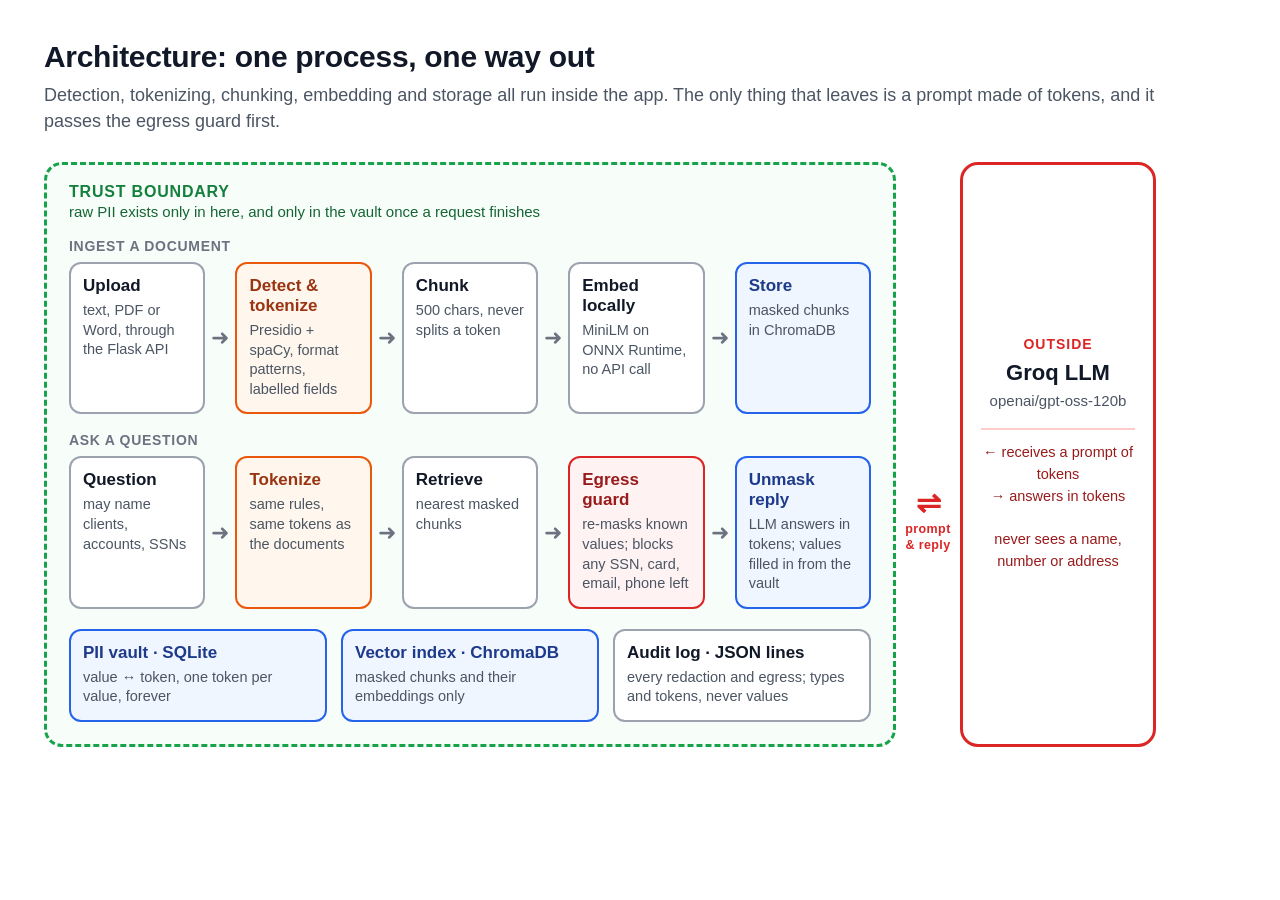
<file: docs/diagrams/architecture.html>
<!doctype html>
<html lang="en">
<head>
<meta charset="utf-8">
<title>Architecture</title>
<link rel="stylesheet" href="diagram.css">
<style>
  .layout { display: grid; grid-template-columns: 1fr 64px 196px; gap: 0; margin-top: 28px; align-items: stretch; position: relative; }
  .gap { position: relative; }
  .crossing { position: absolute; top: 326px; left: -6px; width: 76px; text-align: center; color: #dc2626; }
  .crossing .arrows { font-size: 30px; line-height: 1; font-weight: 700; }
  .crossing .lbl { font-size: 12.5px; font-weight: 700; letter-spacing: 0.4px; line-height: 1.25; margin-top: 4px; }
  .boundary {
    border: 3px dashed #16a34a; border-radius: 18px; background: #f7fdf9; padding: 18px 22px 22px;
  }
  .boundary-title { font-size: 16px; font-weight: 800; letter-spacing: 0.8px; color: #15803d; }
  .boundary-sub { font-size: 15px; color: #166534; margin-top: 2px; }

  .lane { margin-top: 18px; }
  .lane-name { font-size: 14px; font-weight: 700; letter-spacing: 0.7px; text-transform: uppercase; color: #6b7280; margin-bottom: 8px; }
  .steps { display: flex; align-items: stretch; gap: 0; }
  .step {
    flex: 1; background: #fff; border: 2px solid #9ca3af; border-radius: 12px; padding: 12px 12px 13px;
    min-height: 112px;
  }
  .step b { display: block; font-size: 17px; margin-bottom: 5px; }
  .step span { display: block; font-size: 14.5px; color: #4b5563; line-height: 1.35; }
  .link { width: 30px; display: flex; align-items: center; justify-content: center; font-size: 22px; color: #6b7280; }

  .redact { border-color: #ea580c; background: #fff7ed; } .redact b { color: #9a3412; }
  .store  { border-color: #2563eb; background: #eff6ff; } .store b  { color: #1e3a8a; }
  .guard  { border-color: #dc2626; background: #fef2f2; } .guard b  { color: #991b1b; }

  .stores { display: grid; grid-template-columns: 1fr 1fr 1fr; gap: 14px; margin-top: 20px; }
  .stores .step { min-height: 0; }

  .llm {
    border: 3px solid #dc2626; border-radius: 18px; background: #fff; padding: 20px 18px;
    display: flex; flex-direction: column; justify-content: center; text-align: center;
  }
  .llm .tag { font-size: 14px; font-weight: 800; letter-spacing: 1px; color: #dc2626; }
  .llm b { font-size: 22px; margin: 8px 0 4px; display: block; }
  .llm span { font-size: 15px; color: #4b5563; line-height: 1.45; }
  .wire {
    margin-top: 16px; font-size: 14.5px; color: #991b1b; border-top: 2px solid #fecaca; padding-top: 12px; line-height: 1.5;
  }
</style>
</head>
<body>
<div id="canvas">
  <h1>Architecture: one process, one way out</h1>
  <p class="lede">Detection, tokenizing, chunking, embedding and storage all run inside the app. The only thing that leaves
    is a prompt made of tokens, and it passes the egress guard first.</p>

  <div class="layout">
    <div class="boundary">
      <div class="boundary-title">TRUST BOUNDARY</div>
      <div class="boundary-sub">raw PII exists only in here, and only in the vault once a request finishes</div>

      <div class="lane">
        <div class="lane-name">Ingest a document</div>
        <div class="steps">
          <div class="step"><b>Upload</b><span>text, PDF or Word, through the Flask API</span></div>
          <div class="link">&#10140;</div>
          <div class="step redact"><b>Detect &amp; tokenize</b><span>Presidio + spaCy, format patterns, labelled fields</span></div>
          <div class="link">&#10140;</div>
          <div class="step"><b>Chunk</b><span>500 chars, never splits a token</span></div>
          <div class="link">&#10140;</div>
          <div class="step"><b>Embed locally</b><span>MiniLM on ONNX Runtime, no API call</span></div>
          <div class="link">&#10140;</div>
          <div class="step store"><b>Store</b><span>masked chunks in ChromaDB</span></div>
        </div>
      </div>

      <div class="lane">
        <div class="lane-name">Ask a question</div>
        <div class="steps">
          <div class="step"><b>Question</b><span>may name clients, accounts, SSNs</span></div>
          <div class="link">&#10140;</div>
          <div class="step redact"><b>Tokenize</b><span>same rules, same tokens as the documents</span></div>
          <div class="link">&#10140;</div>
          <div class="step"><b>Retrieve</b><span>nearest masked chunks</span></div>
          <div class="link">&#10140;</div>
          <div class="step guard"><b>Egress guard</b><span>re-masks known values; blocks any SSN, card, email, phone left</span></div>
          <div class="link">&#10140;</div>
          <div class="step store"><b>Unmask reply</b><span>LLM answers in tokens; values filled in from the vault</span></div>
        </div>
      </div>

      <div class="stores">
        <div class="step store"><b>PII vault &middot; SQLite</b><span>value &#8596; token, one token per value, forever</span></div>
        <div class="step store"><b>Vector index &middot; ChromaDB</b><span>masked chunks and their embeddings only</span></div>
        <div class="step"><b>Audit log &middot; JSON lines</b><span>every redaction and egress; types and tokens, never values</span></div>
      </div>
    </div>

    <div class="gap"><div class="crossing"><div class="arrows">&#8652;</div><div class="lbl">prompt<br>&amp; reply</div></div></div>

    <div class="llm">
      <div class="tag">OUTSIDE</div>
      <b>Groq LLM</b>
      <span>openai/gpt-oss-120b</span>
      <div class="wire">&#8592; receives a prompt of tokens<br>&#8594; answers in tokens<br><br>never sees a name, number or address</div>
    </div>
  </div>
</div>
</body>
</html>
</file>
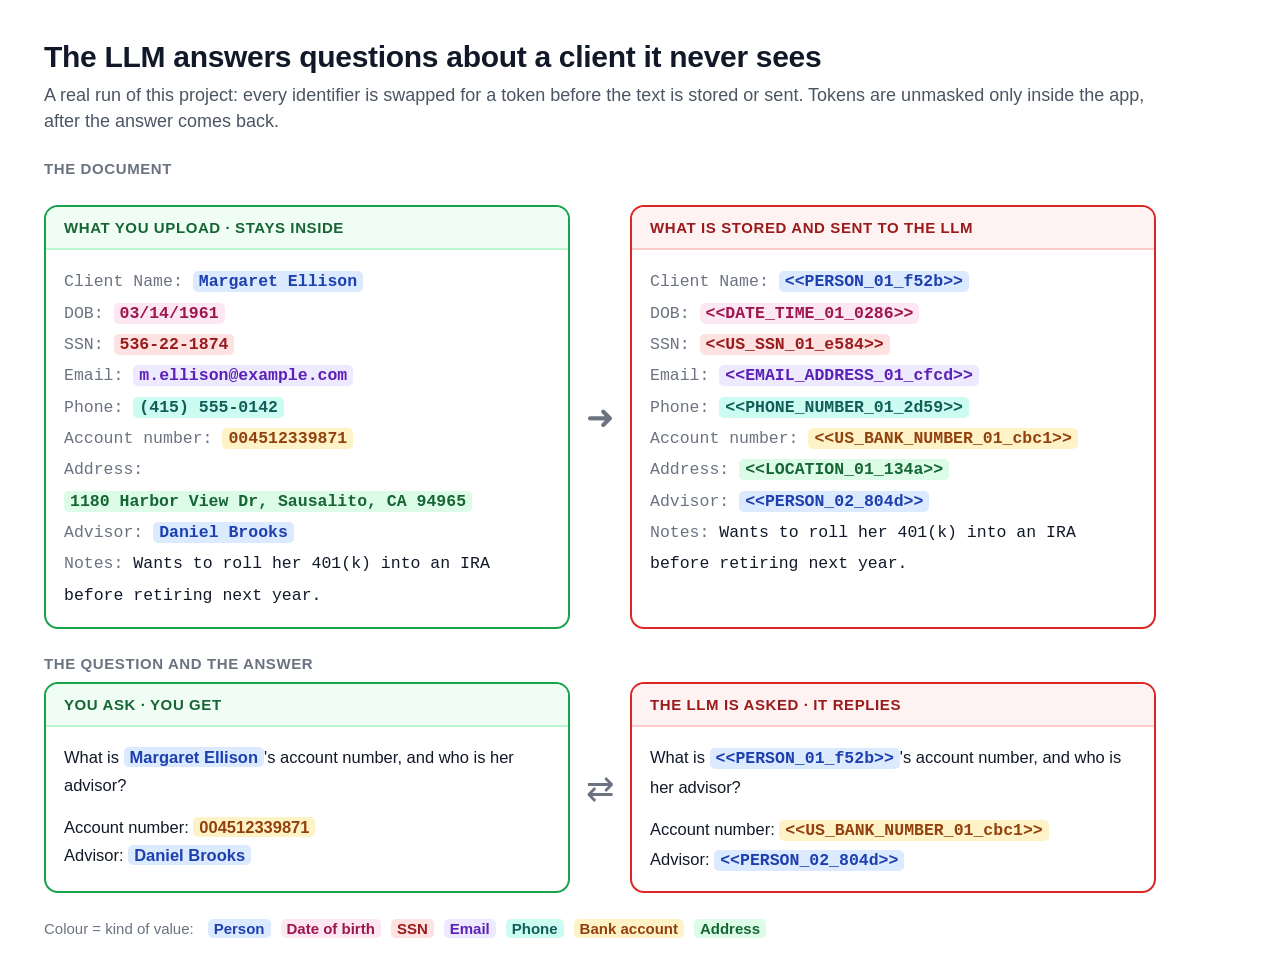
<file: docs/diagrams/before-after.html>
<!doctype html>
<html lang="en">
<head>
<meta charset="utf-8">
<title>What the LLM sees</title>
<link rel="stylesheet" href="diagram.css">
<style>
  .grid { display: grid; grid-template-columns: 1fr 60px 1fr; gap: 0; margin-top: 28px; align-items: stretch; }
  .row-label { font-size: 15px; font-weight: 700; color: #6b7280; letter-spacing: 0.6px; text-transform: uppercase; margin: 26px 0 10px; }
  .qa { display: grid; grid-template-columns: 1fr 60px 1fr; }
  .qa .panel-body { line-height: 1.7; }
  .field { color: #6b7280; }
  .legend { display: flex; gap: 10px; flex-wrap: wrap; margin-top: 26px; font-size: 15px; align-items: center; }
  .legend span.label { color: #6b7280; margin-right: 4px; }
</style>
</head>
<body>
<div id="canvas">
  <h1>The LLM answers questions about a client it never sees</h1>
  <p class="lede">A real run of this project: every identifier is swapped for a token before the text is stored or sent.
    Tokens are unmasked only inside the app, after the answer comes back.</p>

  <div class="row-label">The document</div>
  <div class="grid">
    <div class="panel inside">
      <div class="panel-head">What you upload &middot; stays inside</div>
      <div class="panel-body mono">
        <span class="field">Client Name:</span> <span class="tok person">Margaret Ellison</span><br>
        <span class="field">DOB:</span> <span class="tok date">03/14/1961</span><br>
        <span class="field">SSN:</span> <span class="tok ssn">536-22-1874</span><br>
        <span class="field">Email:</span> <span class="tok email">m.ellison@example.com</span><br>
        <span class="field">Phone:</span> <span class="tok phone">(415) 555-0142</span><br>
        <span class="field">Account number:</span> <span class="tok bank">004512339871</span><br>
        <span class="field">Address:</span> <span class="tok loc">1180 Harbor View Dr, Sausalito, CA 94965</span><br>
        <span class="field">Advisor:</span> <span class="tok person">Daniel Brooks</span><br>
        <span class="field">Notes:</span> Wants to roll her 401(k) into an IRA before retiring next year.
      </div>
    </div>
    <div class="arrow">&#10140;</div>
    <div class="panel outside">
      <div class="panel-head">What is stored and sent to the LLM</div>
      <div class="panel-body mono">
        <span class="field">Client Name:</span> <span class="tok person">&lt;&lt;PERSON_01_f52b&gt;&gt;</span><br>
        <span class="field">DOB:</span> <span class="tok date">&lt;&lt;DATE_TIME_01_0286&gt;&gt;</span><br>
        <span class="field">SSN:</span> <span class="tok ssn">&lt;&lt;US_SSN_01_e584&gt;&gt;</span><br>
        <span class="field">Email:</span> <span class="tok email">&lt;&lt;EMAIL_ADDRESS_01_cfcd&gt;&gt;</span><br>
        <span class="field">Phone:</span> <span class="tok phone">&lt;&lt;PHONE_NUMBER_01_2d59&gt;&gt;</span><br>
        <span class="field">Account number:</span> <span class="tok bank">&lt;&lt;US_BANK_NUMBER_01_cbc1&gt;&gt;</span><br>
        <span class="field">Address:</span> <span class="tok loc">&lt;&lt;LOCATION_01_134a&gt;&gt;</span><br>
        <span class="field">Advisor:</span> <span class="tok person">&lt;&lt;PERSON_02_804d&gt;&gt;</span><br>
        <span class="field">Notes:</span> Wants to roll her 401(k) into an IRA before retiring next year.
      </div>
    </div>
  </div>

  <div class="row-label">The question and the answer</div>
  <div class="qa">
    <div class="panel inside">
      <div class="panel-head">You ask &middot; you get</div>
      <div class="panel-body">
        What is <span class="tok person">Margaret Ellison</span>'s account number, and who is her advisor?
        <div style="height:14px"></div>
        Account number: <span class="tok bank">004512339871</span><br>
        Advisor: <span class="tok person">Daniel Brooks</span>
      </div>
    </div>
    <div class="arrow">&#8644;</div>
    <div class="panel outside">
      <div class="panel-head">The LLM is asked &middot; it replies</div>
      <div class="panel-body">
        What is <span class="tok person mono">&lt;&lt;PERSON_01_f52b&gt;&gt;</span>'s account number, and who is her advisor?
        <div style="height:14px"></div>
        Account number: <span class="tok bank mono">&lt;&lt;US_BANK_NUMBER_01_cbc1&gt;&gt;</span><br>
        Advisor: <span class="tok person mono">&lt;&lt;PERSON_02_804d&gt;&gt;</span>
      </div>
    </div>
  </div>

  <div class="legend">
    <span class="label">Colour = kind of value:</span>
    <span class="tok person">Person</span><span class="tok date">Date of birth</span><span class="tok ssn">SSN</span>
    <span class="tok email">Email</span><span class="tok phone">Phone</span><span class="tok bank">Bank account</span>
    <span class="tok loc">Address</span>
  </div>
</div>
</body>
</html>
</file>
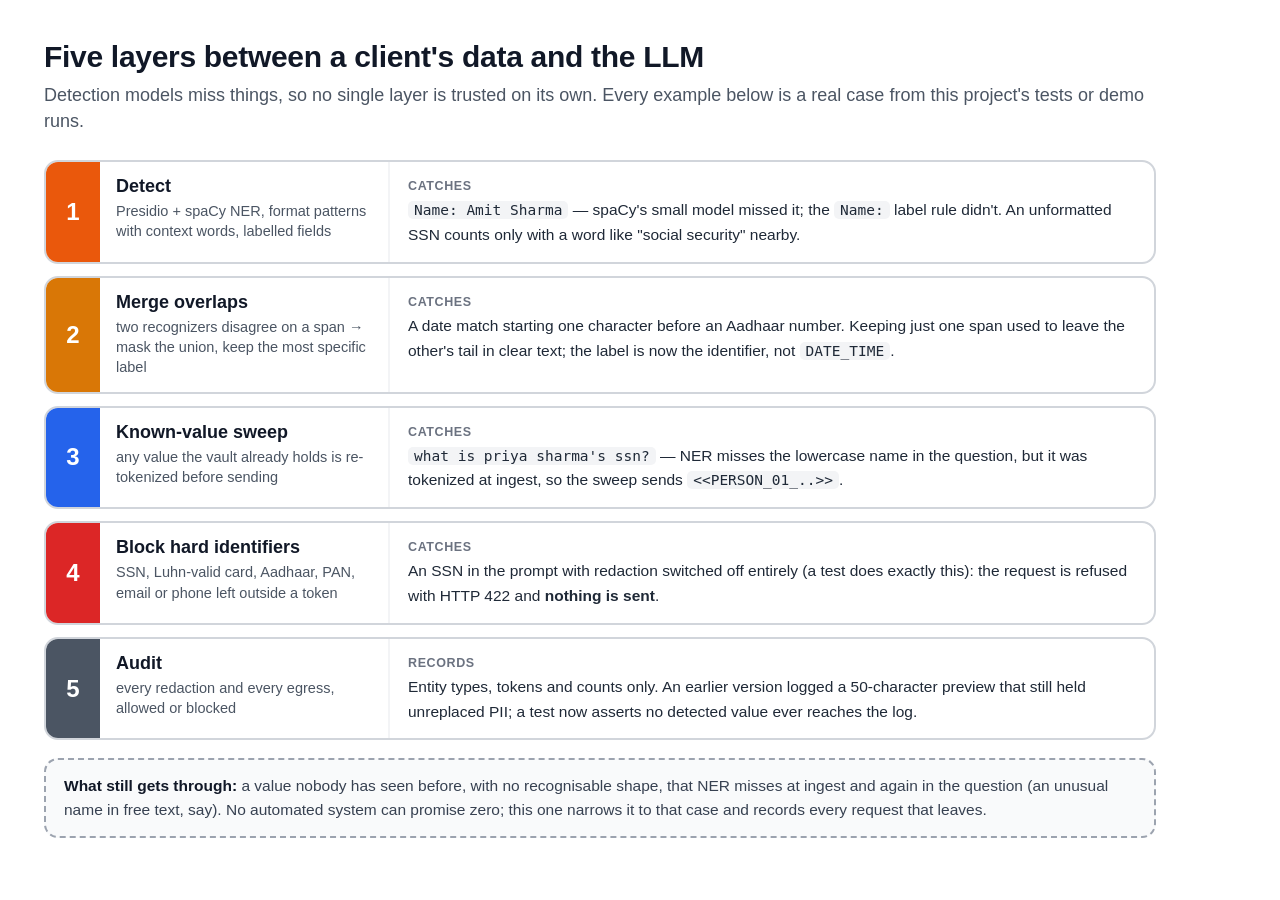
<file: docs/diagrams/defense-layers.html>
<!doctype html>
<html lang="en">
<head>
<meta charset="utf-8">
<title>Defence in depth</title>
<link rel="stylesheet" href="diagram.css">
<style>
  .layers { margin-top: 26px; display: flex; flex-direction: column; gap: 12px; }
  .layer { display: grid; grid-template-columns: 54px 290px 1fr; border: 2px solid #d1d5db; border-radius: 14px; overflow: hidden; background: #fff; }
  .num { display: flex; align-items: center; justify-content: center; font-size: 24px; font-weight: 800; color: #fff; }
  .what { padding: 14px 16px; border-right: 2px solid #f3f4f6; }
  .what b { font-size: 18px; display: block; }
  .what span { font-size: 14.5px; color: #4b5563; display: block; margin-top: 4px; line-height: 1.4; }
  .example { padding: 14px 18px; font-size: 15.5px; line-height: 1.6; color: #1f2937; }
  .example .k { font-size: 12.5px; font-weight: 700; letter-spacing: 0.6px; color: #6b7280; text-transform: uppercase; display: block; margin-bottom: 2px; }
  .l1 .num { background: #ea580c; } .l2 .num { background: #d97706; } .l3 .num { background: #2563eb; }
  .l4 .num { background: #dc2626; } .l5 .num { background: #4b5563; }
  .residual { margin-top: 18px; border: 2px dashed #9ca3af; border-radius: 14px; padding: 14px 18px; font-size: 15.5px; line-height: 1.55; color: #374151; background: #f9fafb; }
  .residual b { color: #111827; }
  .code { font-family: "Cascadia Mono", Consolas, monospace; font-size: 14.5px; background: #f3f4f6; border-radius: 5px; padding: 1px 6px; }
</style>
</head>
<body>
<div id="canvas">
  <h1>Five layers between a client's data and the LLM</h1>
  <p class="lede">Detection models miss things, so no single layer is trusted on its own. Every example below is a real case
    from this project's tests or demo runs.</p>

  <div class="layers">
    <div class="layer l1">
      <div class="num">1</div>
      <div class="what"><b>Detect</b><span>Presidio + spaCy NER, format patterns with context words, labelled fields</span></div>
      <div class="example"><span class="k">Catches</span>
        <span class="code">Name: Amit Sharma</span> &#8212; spaCy's small model missed it; the <span class="code">Name:</span> label rule didn't.
        An unformatted SSN counts only with a word like "social security" nearby.</div>
    </div>
    <div class="layer l2">
      <div class="num">2</div>
      <div class="what"><b>Merge overlaps</b><span>two recognizers disagree on a span &#8594; mask the union, keep the most specific label</span></div>
      <div class="example"><span class="k">Catches</span>
        A date match starting one character before an Aadhaar number. Keeping just one span used to leave the other's
        tail in clear text; the label is now the identifier, not <span class="code">DATE_TIME</span>.</div>
    </div>
    <div class="layer l3">
      <div class="num">3</div>
      <div class="what"><b>Known-value sweep</b><span>any value the vault already holds is re-tokenized before sending</span></div>
      <div class="example"><span class="k">Catches</span>
        <span class="code">what is priya sharma's ssn?</span> &#8212; NER misses the lowercase name in the question, but it was
        tokenized at ingest, so the sweep sends <span class="code">&lt;&lt;PERSON_01_..&gt;&gt;</span>.</div>
    </div>
    <div class="layer l4">
      <div class="num">4</div>
      <div class="what"><b>Block hard identifiers</b><span>SSN, Luhn-valid card, Aadhaar, PAN, email or phone left outside a token</span></div>
      <div class="example"><span class="k">Catches</span>
        An SSN in the prompt with redaction switched off entirely (a test does exactly this): the request is
        refused with HTTP 422 and <b>nothing is sent</b>.</div>
    </div>
    <div class="layer l5">
      <div class="num">5</div>
      <div class="what"><b>Audit</b><span>every redaction and every egress, allowed or blocked</span></div>
      <div class="example"><span class="k">Records</span>
        Entity types, tokens and counts only. An earlier version logged a 50-character preview that still held
        unreplaced PII; a test now asserts no detected value ever reaches the log.</div>
    </div>
  </div>

  <div class="residual"><b>What still gets through:</b> a value nobody has seen before, with no recognisable shape, that NER misses
    at ingest and again in the question (an unusual name in free text, say). No automated system can promise zero; this one
    narrows it to that case and records every request that leaves.</div>
</div>
</body>
</html>
</file>
<file: docs/diagrams/diagram.css>
/* Shared styles for the README diagrams. Rendered to PNG by scripts/render_diagrams.py. */
* { box-sizing: border-box; margin: 0; padding: 0; }

body {
  background: #ffffff;
  font-family: "Segoe UI", "Inter", "Helvetica Neue", Arial, sans-serif;
  color: #111827;
  -webkit-font-smoothing: antialiased;
}

#canvas { width: 1200px; padding: 40px 44px 44px; background: #ffffff; }

h1 { font-size: 30px; font-weight: 700; letter-spacing: -0.3px; }
.lede { font-size: 18px; color: #4b5563; margin-top: 8px; line-height: 1.45; }

.mono { font-family: "Cascadia Mono", "Consolas", "SFMono-Regular", Menlo, monospace; }

/* Entity chips: one colour per kind of value, used for both the value and its token */
.tok { border-radius: 5px; padding: 1px 6px; font-weight: 600; white-space: nowrap; }
.person { background: #dbeafe; color: #1e40af; }
.ssn    { background: #fee2e2; color: #991b1b; }
.email  { background: #ede9fe; color: #5b21b6; }
.phone  { background: #ccfbf1; color: #115e59; }
.bank   { background: #fef3c7; color: #92400e; }
.loc    { background: #dcfce7; color: #166534; }
.date   { background: #fce7f3; color: #9d174d; }

.panel {
  border: 2px solid #d1d5db; border-radius: 14px; background: #ffffff; overflow: hidden;
}
.panel-head {
  font-size: 15px; font-weight: 700; letter-spacing: 0.6px; text-transform: uppercase;
  padding: 12px 18px; border-bottom: 2px solid #e5e7eb; background: #f9fafb; color: #374151;
}
.panel-body { padding: 16px 18px; font-size: 16.5px; line-height: 1.9; }

.inside  { border-color: #16a34a; }
.inside .panel-head  { background: #f0fdf4; color: #166534; border-bottom-color: #bbf7d0; }
.outside { border-color: #dc2626; }
.outside .panel-head { background: #fef2f2; color: #991b1b; border-bottom-color: #fecaca; }

.arrow { font-size: 34px; color: #6b7280; display: flex; align-items: center; justify-content: center; }
.note { font-size: 15px; color: #6b7280; }
</file>
